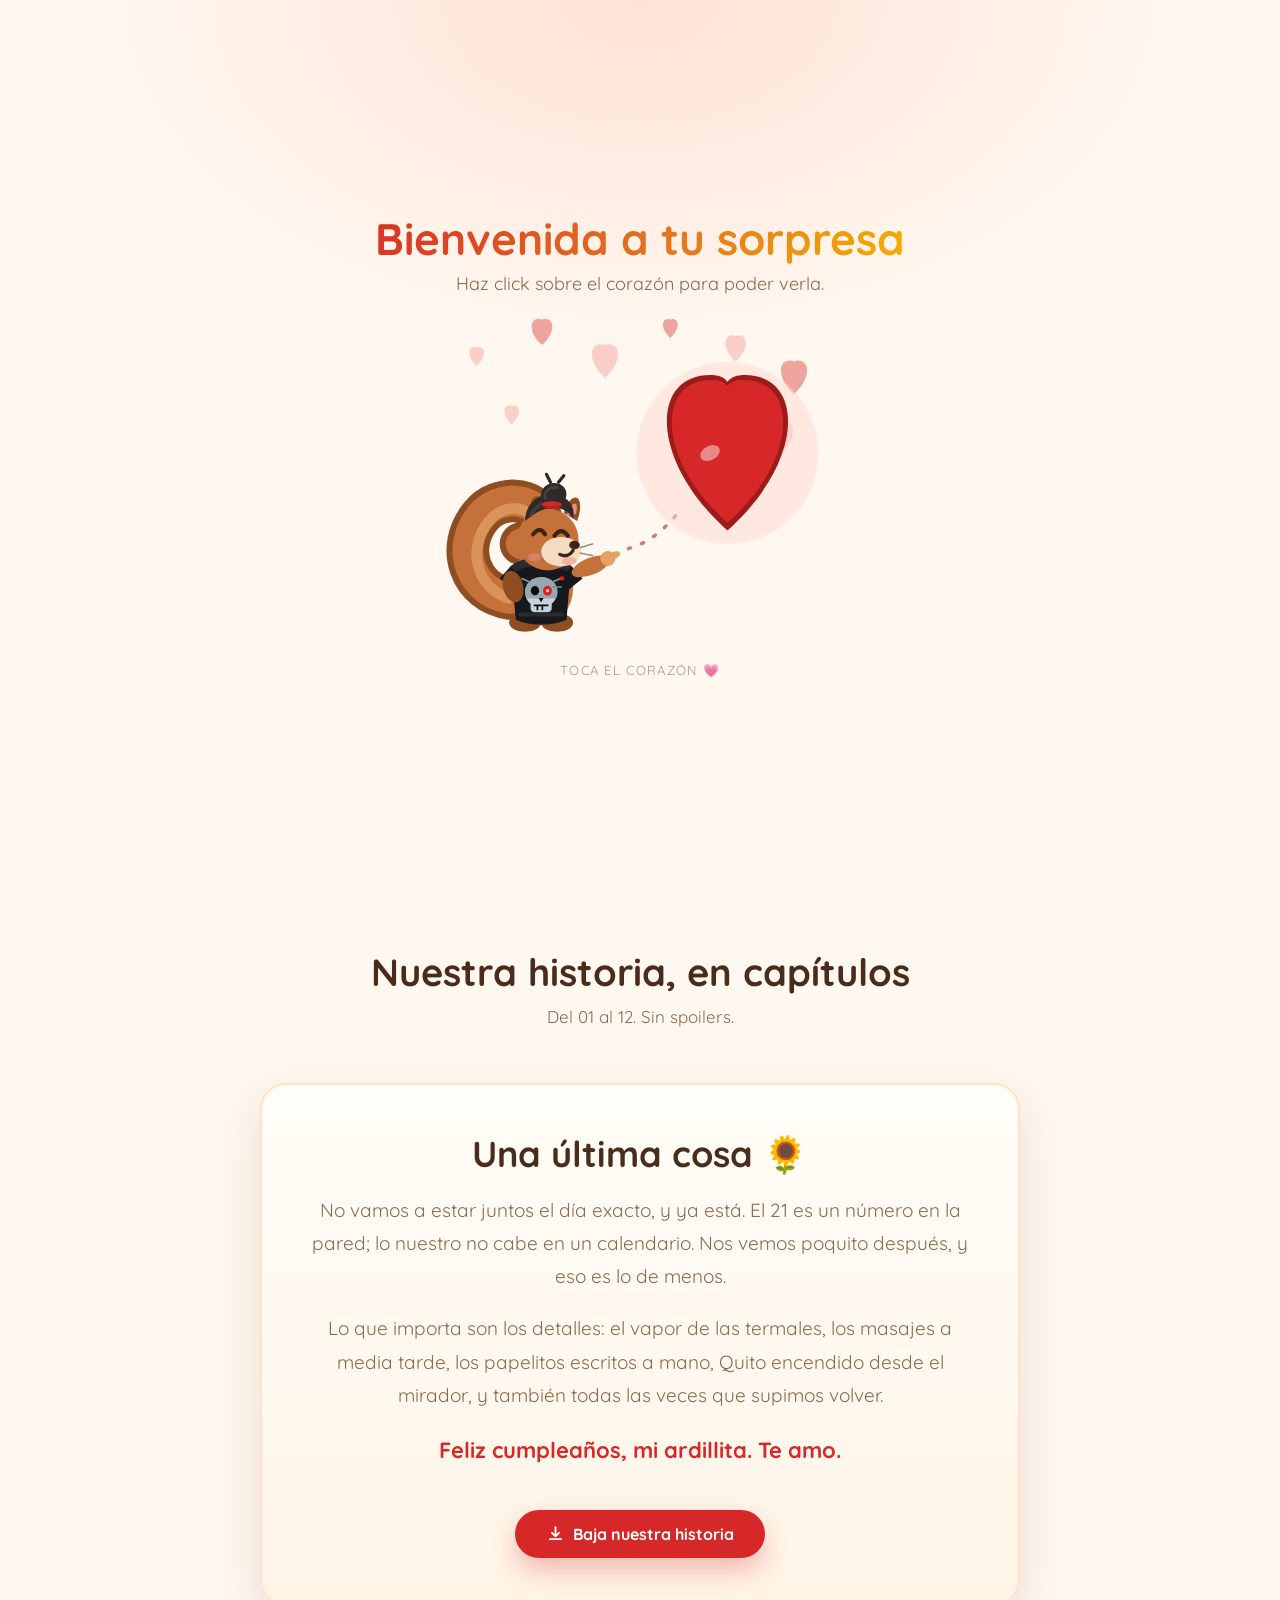
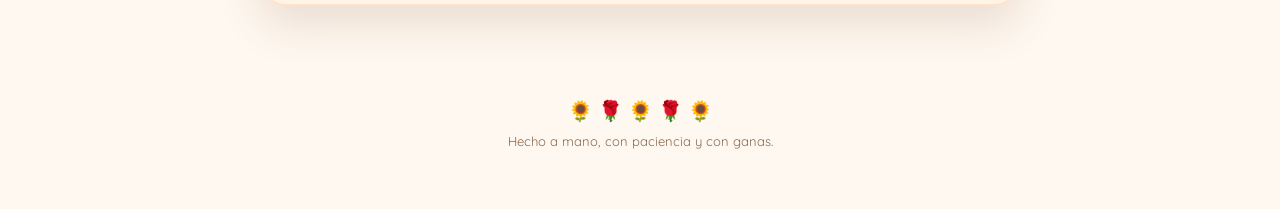
<file: index.html>
<!doctype html>
<html lang="es">
<head>
<meta charset="utf-8">
<meta name="viewport" content="width=device-width, initial-scale=1, viewport-fit=cover">
<title>Feliz cumpleaños, Ardillita 🌻</title>
<meta name="description" content="Una pequeña historia de dos ardillas, dos años y un montón de girasoles.">
<meta name="theme-color" content="#FFF8F0">
<link rel="canonical" href="https://miardillita.org/">

<!-- Vista previa al compartir el link (WhatsApp, Instagram, etc.) -->
<meta property="og:type" content="website">
<meta property="og:url" content="https://miardillita.org/">
<meta property="og:title" content="Feliz cumpleaños, Ardillita 🌻">
<meta property="og:description" content="Dos años, mil aventuras y unas cuantas tormentas. Ábrelo el 21.">
<meta property="og:image" content="https://miardillita.org/assets/fotos/ardillitas.jpg">
<meta property="og:locale" content="es_EC">
<meta name="twitter:card" content="summary_large_image">
<link rel="icon" href="data:image/svg+xml,<svg xmlns='http://www.w3.org/2000/svg' viewBox='0 0 100 100'><text y='.9em' font-size='90'>🌻</text></svg>">
<link rel="preconnect" href="https://fonts.googleapis.com">
<link rel="preconnect" href="https://fonts.gstatic.com" crossorigin>
<link href="https://fonts.googleapis.com/css2?family=Quicksand:wght@400;500;600;700&display=swap" rel="stylesheet">
<link rel="stylesheet" href="assets/styles.css">
</head>
<body>

<!-- Pétalos y corazones -->
<div id="petalos" aria-hidden="true"></div>

<!-- ============ CANDADO: se abre el 21 a las 00:00 ============ -->
<section id="candado">
  <div class="caja">
    <div id="candado-foto"></div>
    <div id="candado-art" aria-hidden="true"></div>
    <h1 id="candado-titulo">Falta poquito</h1>
    <p>Esto se abre solito el <strong>21 de septiembre a las 00:00</strong>.<br>Ni un minuto antes. 🌻</p>
    <div class="reloj">
      <div class="u"><div class="n" id="c-d">0</div><div class="l">días</div></div>
      <div class="u"><div class="n" id="c-h">00</div><div class="l">horas</div></div>
      <div class="u"><div class="n" id="c-m">00</div><div class="l">min</div></div>
      <div class="u"><div class="n" id="c-s">00</div><div class="l">seg</div></div>
    </div>
  </div>
</section>

<!-- ====== BIENVENIDA: aparece al acabar el contador y no se va hasta tocar el corazón ====== -->
<section id="sorpresa" hidden>
  <div class="caja">
    <h1>Bienvenida a tu sorpresa</h1>
    <p>Haz click sobre el corazón para poder verla.</p>
    <div id="sorpresa-art"></div>
    <p class="pista">Toca el corazón 💗</p>
  </div>
</section>

<!-- ============ HERO ============ -->
<header class="hero">
  <div class="contenido">
    <span class="cinta">21 de septiembre</span>
    <h1>Feliz cumpleaños</h1>
    <h2 id="nombre-hero">Ardillita</h2>
    <p>Dos años, mil aventuras y unas cuantas tormentas.<br>Esta es nuestra historia, contada en dibujitos.</p>
    <div class="hero-art" id="hero-art" aria-hidden="true"></div>

    <div class="tarjetas">
      <div class="tarjeta"><div class="big" id="t-dias">–</div><div class="cap">días juntos, más o menos</div></div>
      <div class="tarjeta"><div class="big" id="t-meses">–</div><div class="cap">meses, por ahí</div></div>
      <div class="tarjeta" id="tarjeta-reencuentro" hidden>
        <div class="big" id="t-reencuentro">–</div>
        <div class="cap" id="t-reencuentro-cap">para vernos</div>
      </div>
      <div class="tarjeta" id="tarjeta-edad" hidden><div class="big" id="t-edad">–</div><div class="cap">años</div></div>
    </div>

    <a class="bajar" id="bajar" href="#historia">
      <span class="flecha" aria-hidden="true">
        <svg width="16" height="16" viewBox="0 0 24 24" fill="none" stroke="#D62828" stroke-width="3"
             stroke-linecap="round" stroke-linejoin="round"><path d="M6 9l6 6 6-6"/></svg>
      </span>
      <span id="bajar-texto">Míralas una por una</span>
    </a>
  </div>
</header>

<!-- ============ FOTOS ============ -->
<section class="fotos" id="fotos" hidden>
  <div class="titulo-seccion">
    <h3>Nosotros</h3>
    <p>Porque hay abrazos que no se dibujan, se guardan.</p>
  </div>
  <div class="galeria" id="galeria"></div>
</section>

<!-- ============ HISTORIA ============ -->
<main class="historia" id="historia">
  <div class="titulo-seccion">
    <h3>Nuestra historia, en capítulos</h3>
    <p>Del 01 al 12. Sin spoilers.</p>
  </div>
  <div id="capitulos"></div>

  <!-- ============ CARTA ============ -->
  <section class="carta">
    <h3>Una última cosa 🌻</h3>
    <p>
      No vamos a estar juntos el día exacto, y ya está. El 21 es un número en la pared;
      lo nuestro no cabe en un calendario. Nos vemos poquito después, y eso es lo de menos.
    </p>
    <p>
      Lo que importa son los detalles: el vapor de las termales, los masajes a media tarde,
      los papelitos escritos a mano, Quito encendido desde el mirador, y también
      todas las veces que supimos volver.
    </p>
    <p class="firma">Feliz cumpleaños, mi ardillita. Te amo.</p>
    <button class="boton" id="boton-descarga" type="button">
      <svg width="17" height="17" viewBox="0 0 24 24" fill="none" stroke="currentColor"
           stroke-width="2.6" stroke-linecap="round" stroke-linejoin="round" aria-hidden="true">
        <path d="M12 3v12"/><path d="M7 11l5 5 5-5"/><path d="M4 20h16"/>
      </svg>
      Baja nuestra historia
    </button>
  </section>
</main>

<footer>
  <div class="flores" aria-hidden="true">🌻 🌹 🌻 🌹 🌻</div>
  Hecho a mano, con paciencia y con ganas.
</footer>

<script src="assets/art.js"></script>
<script src="assets/datos.js"></script>
<script src="assets/pdf.js"></script>
<script src="assets/app.js"></script>
</body>
</html>
</file>
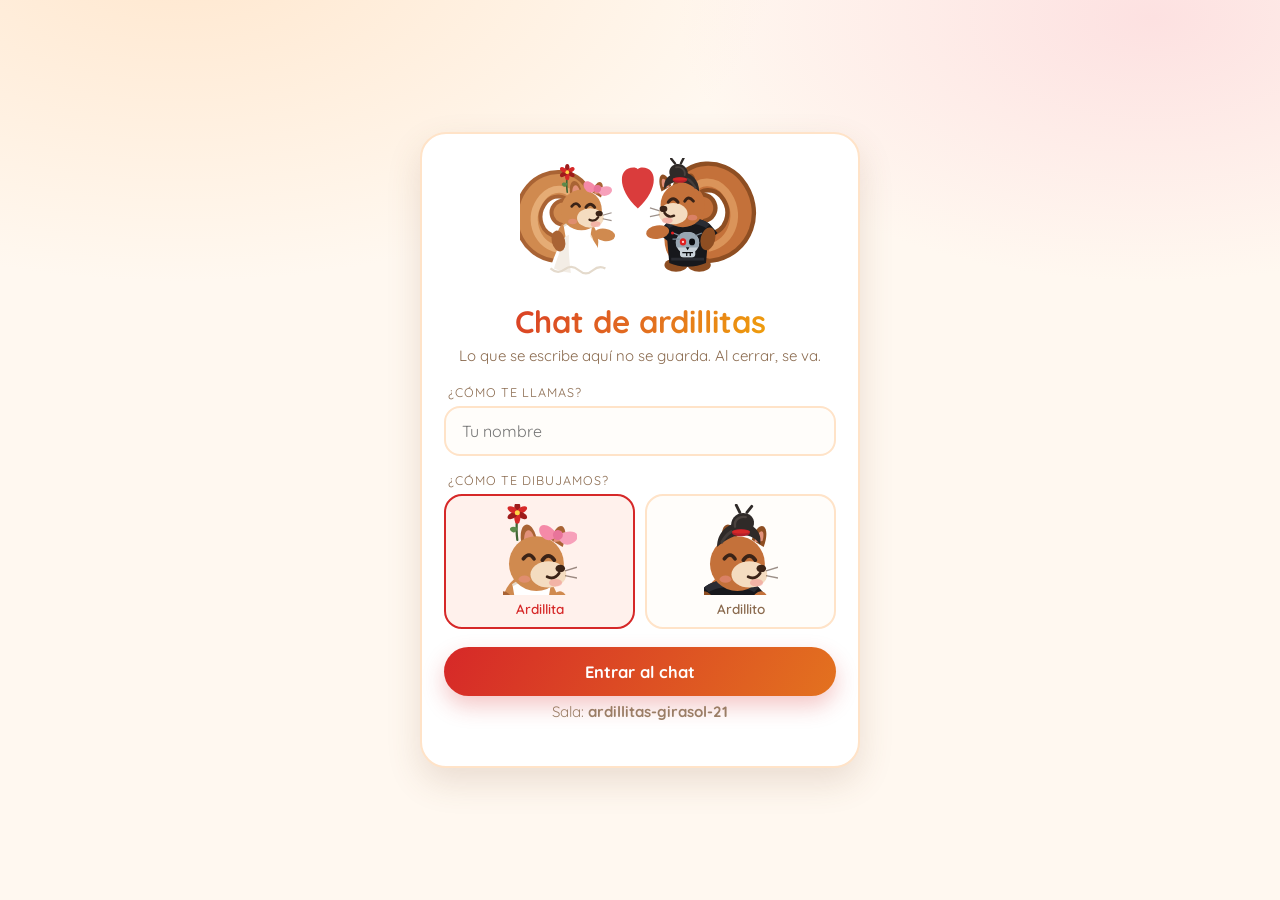
<file: chat/index.html>
<!doctype html>
<html lang="es">
<head>
<meta charset="utf-8">
<meta name="viewport" content="width=device-width, initial-scale=1, viewport-fit=cover">
<title>Chat de ardillitas 🐿️</title>
<meta name="robots" content="noindex, nofollow">
<meta name="theme-color" content="#FFF8F0">
<link rel="icon" href="data:image/svg+xml,<svg xmlns='http://www.w3.org/2000/svg' viewBox='0 0 100 100'><text y='.9em' font-size='90'>🐿️</text></svg>">
<link rel="preconnect" href="https://fonts.googleapis.com">
<link rel="preconnect" href="https://fonts.gstatic.com" crossorigin>
<link href="https://fonts.googleapis.com/css2?family=Quicksand:wght@400;500;600;700&display=swap" rel="stylesheet">
<link rel="stylesheet" href="chat.css">
</head>
<body>

<!-- Avisos flotantes: quién se conecta y a qué hora -->
<div id="avisos" aria-live="polite"></div>

<!-- ====== Entrada: quién eres y en qué sala ====== -->
<section id="entrada">
  <div class="tarjeta">
    <div id="entrada-art" aria-hidden="true"></div>
    <h1>Chat de ardillitas</h1>
    <p class="sub">Lo que se escribe aquí no se guarda. Al cerrar, se va.</p>

    <form id="forma-entrada" autocomplete="off">
      <label for="campo-nombre">¿Cómo te llamas?</label>
      <input id="campo-nombre" type="text" maxlength="18" placeholder="Tu nombre" required>

      <span class="etq">¿Cómo te dibujamos?</span>
      <div class="avatares" role="radiogroup" aria-label="Elige tu ardilla">
        <button type="button" class="av" data-av="ella" role="radio" aria-checked="false">
          <span class="av-art"></span><span class="av-txt">Ardillita</span>
        </button>
        <button type="button" class="av" data-av="el" role="radio" aria-checked="false">
          <span class="av-art"></span><span class="av-txt">Ardillito</span>
        </button>
      </div>

      <button type="submit" class="btn" id="btn-entrar">Entrar al chat</button>
      <p class="modo" id="modo-aviso"></p>
    </form>
  </div>
</section>

<!-- ====== El chat ====== -->
<section id="sala" hidden>
  <header class="barra">
    <div class="quien">
      <div id="mi-av" class="mini" aria-hidden="true"></div>
      <div class="quien-txt">
        <strong id="mi-nombre">—</strong>
        <span id="estado-sala">conectando…</span>
      </div>
    </div>
    <div class="conectados" id="conectados" aria-live="polite"></div>
    <button type="button" id="btn-campana" class="campana" aria-pressed="false"
            title="Avisarme cuando alguien se conecte">🔔</button>
    <button type="button" id="btn-salir" class="salir" title="Salir del chat">Salir</button>
  </header>

  <div id="mensajes" role="log" aria-live="polite" aria-relevant="additions"></div>

  <div id="escribiendo" class="escribiendo" aria-live="polite"></div>

  <form id="forma-msg" autocomplete="off">
    <div class="emojis" aria-label="Atajos">
      <button type="button" data-e="🌻">🌻</button>
      <button type="button" data-e="💗">💗</button>
      <button type="button" data-e="🐿️">🐿️</button>
      <button type="button" data-e="😂">😂</button>
      <button type="button" data-e="🥺">🥺</button>
    </div>
    <div class="fila">
      <input id="campo-msg" type="text" maxlength="500" placeholder="Escribe algo lindo…" required>
      <button type="submit" class="enviar" aria-label="Enviar">➤</button>
    </div>
  </form>
</section>

<!-- ====== Sala llena / error ====== -->
<section id="aviso" hidden>
  <div class="tarjeta">
    <div id="aviso-art" aria-hidden="true"></div>
    <h1 id="aviso-titulo">Un momento</h1>
    <p id="aviso-texto"></p>
    <button type="button" class="btn" id="btn-reintentar">Intentar de nuevo</button>
  </div>
</section>

<script src="../assets/art.js"></script>
<script src="config.js"></script>
<script src="chat.js"></script>
</body>
</html>
</file>
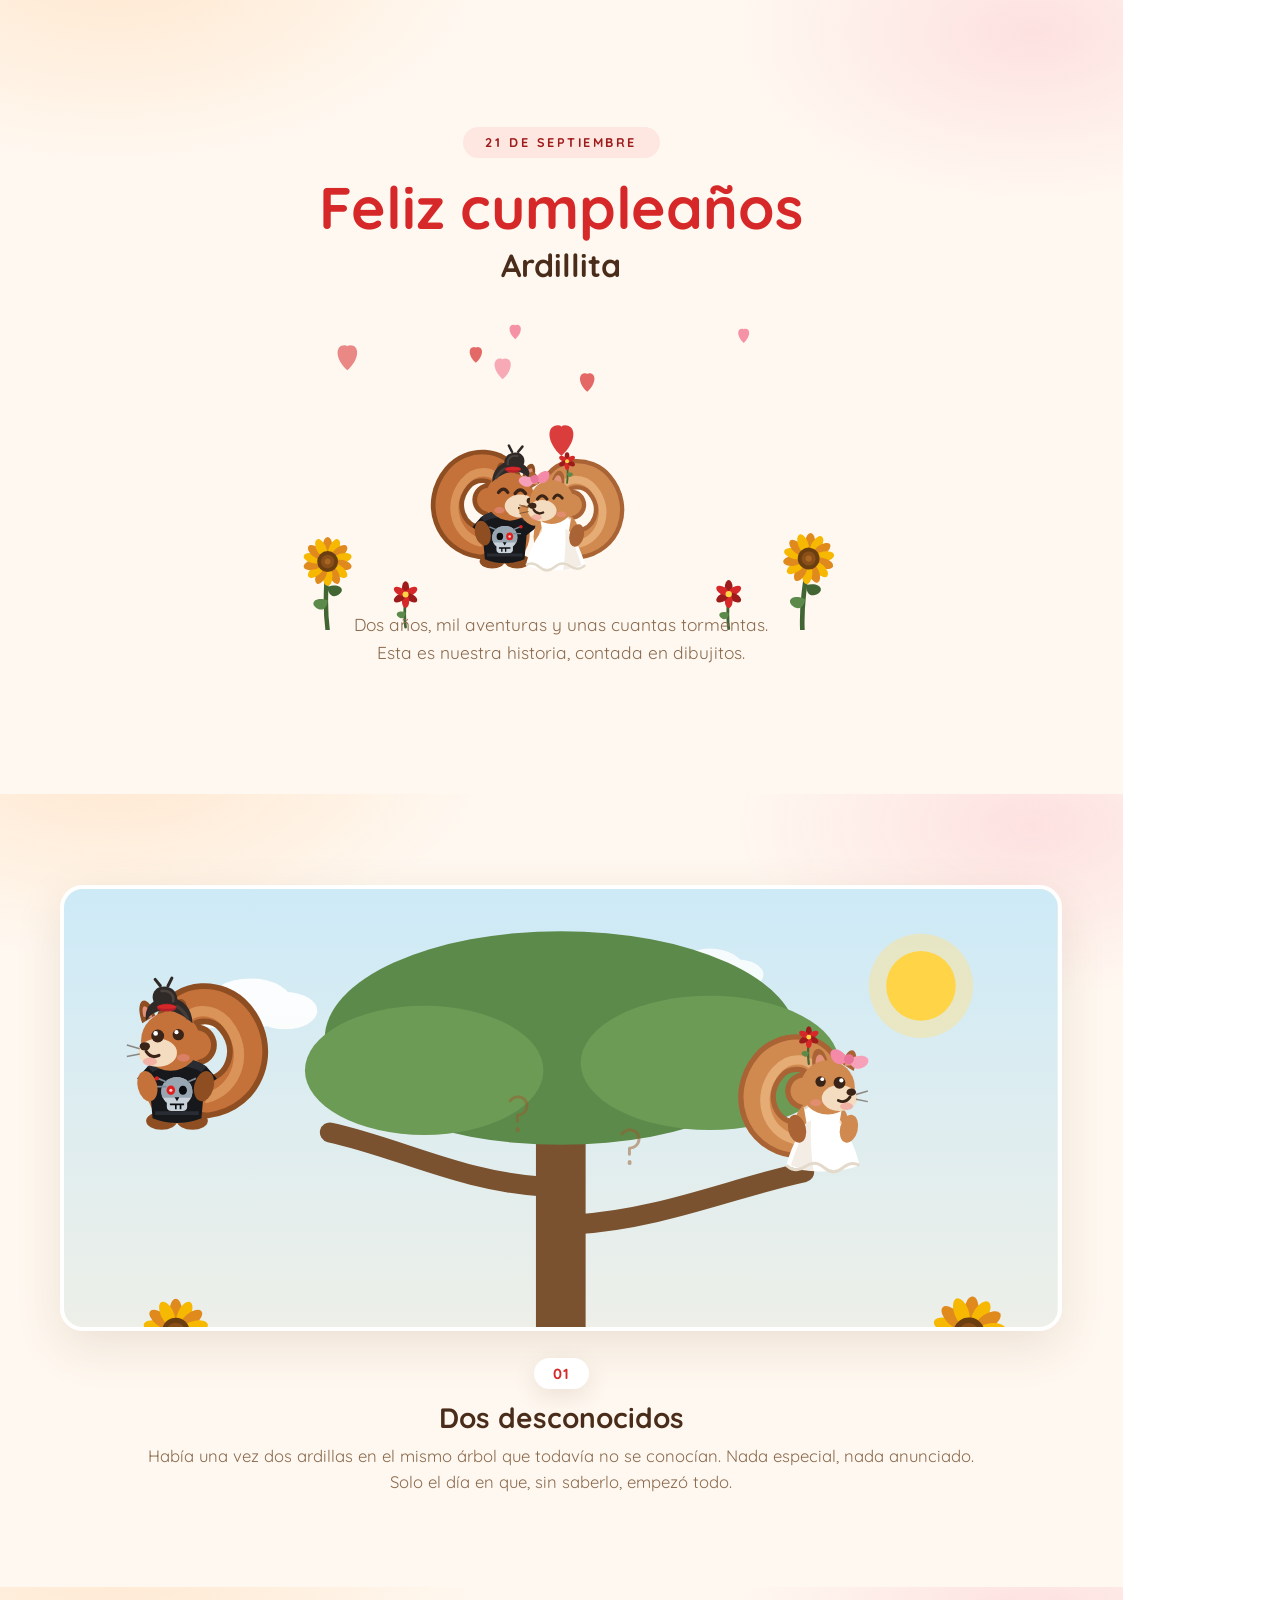
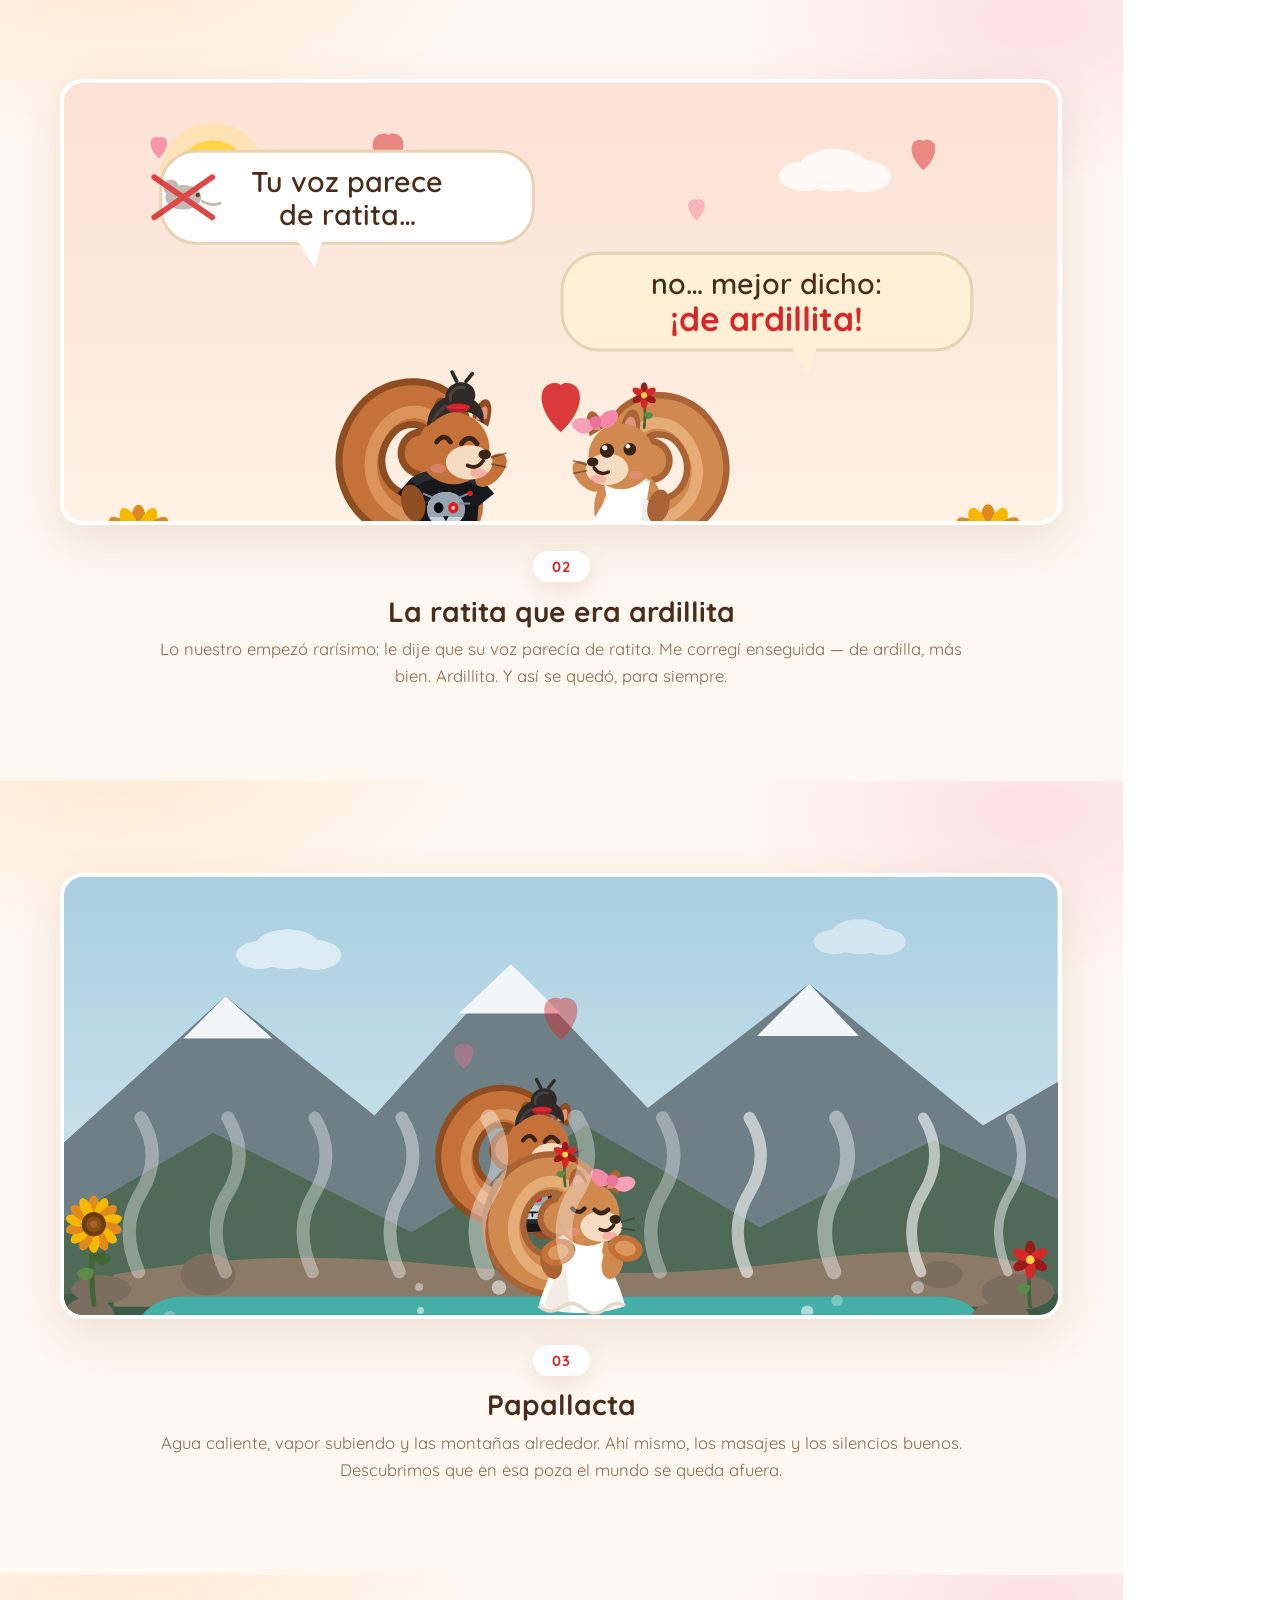
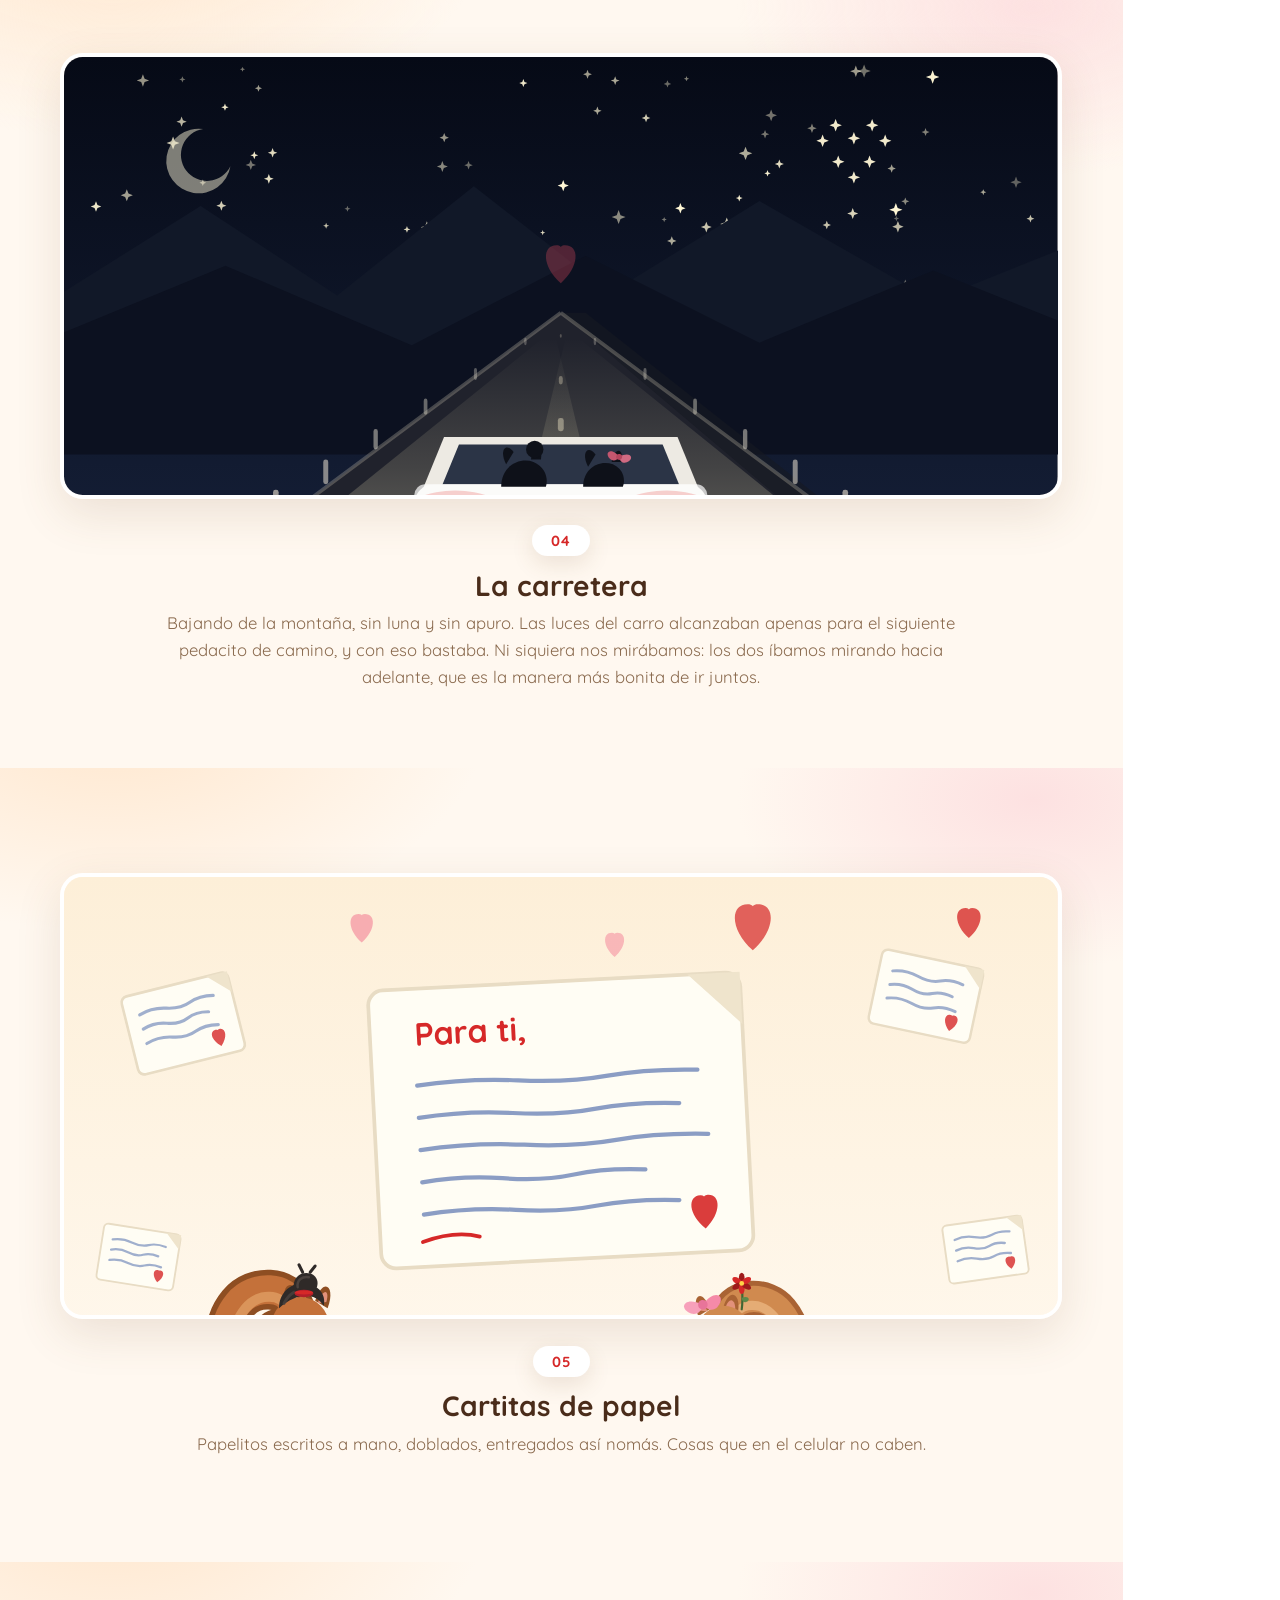
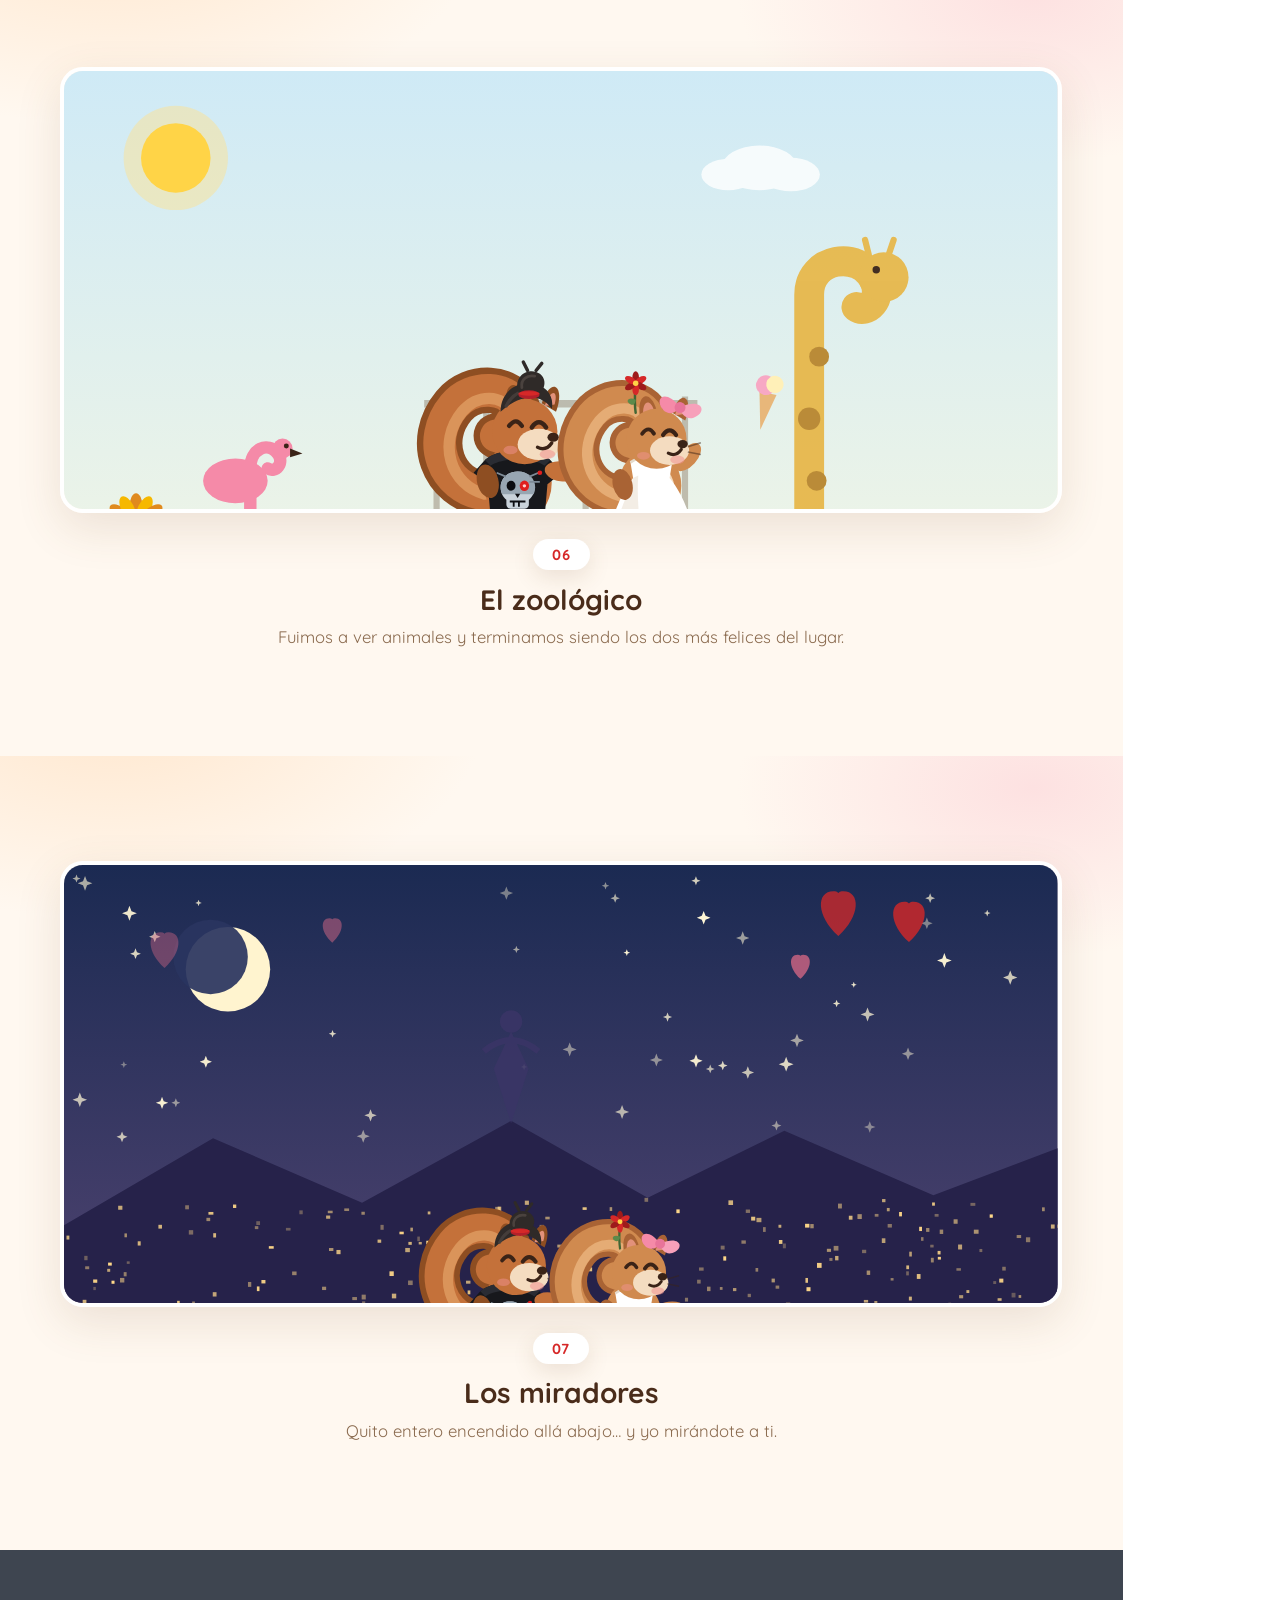
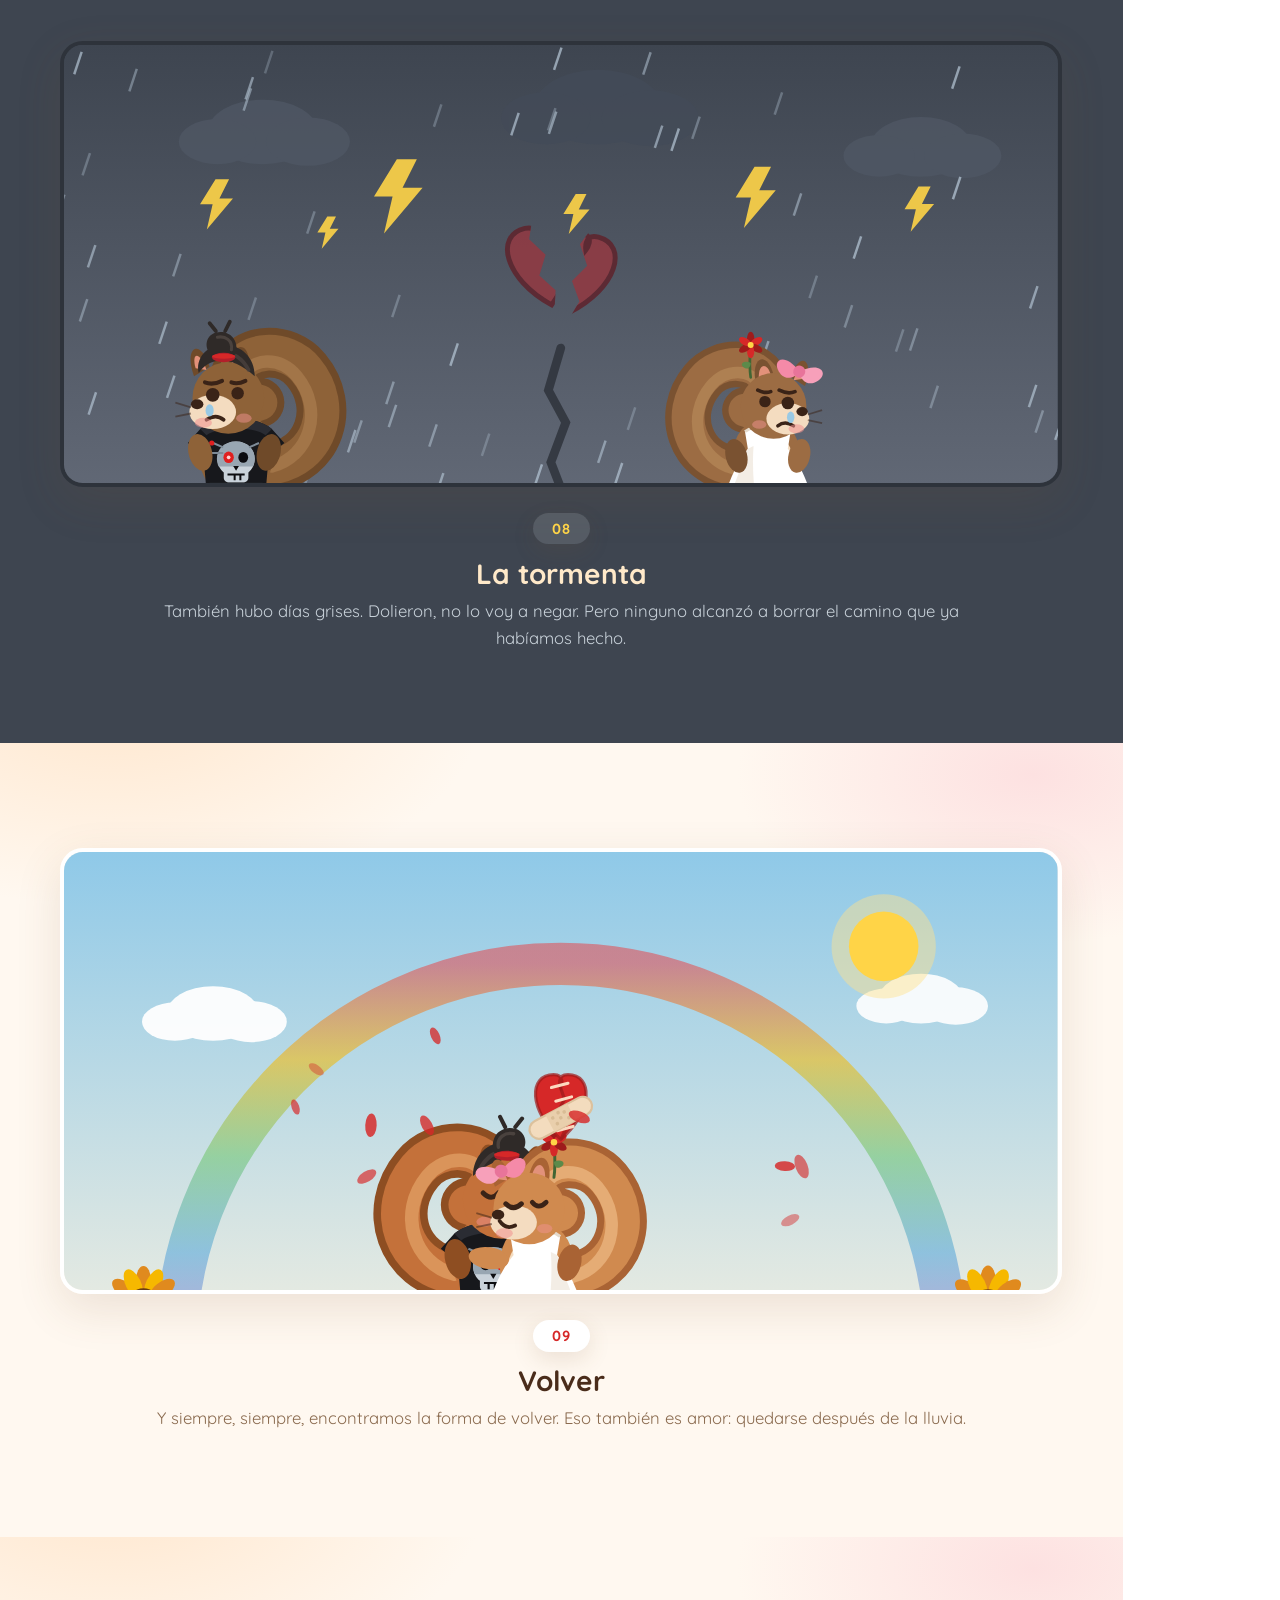
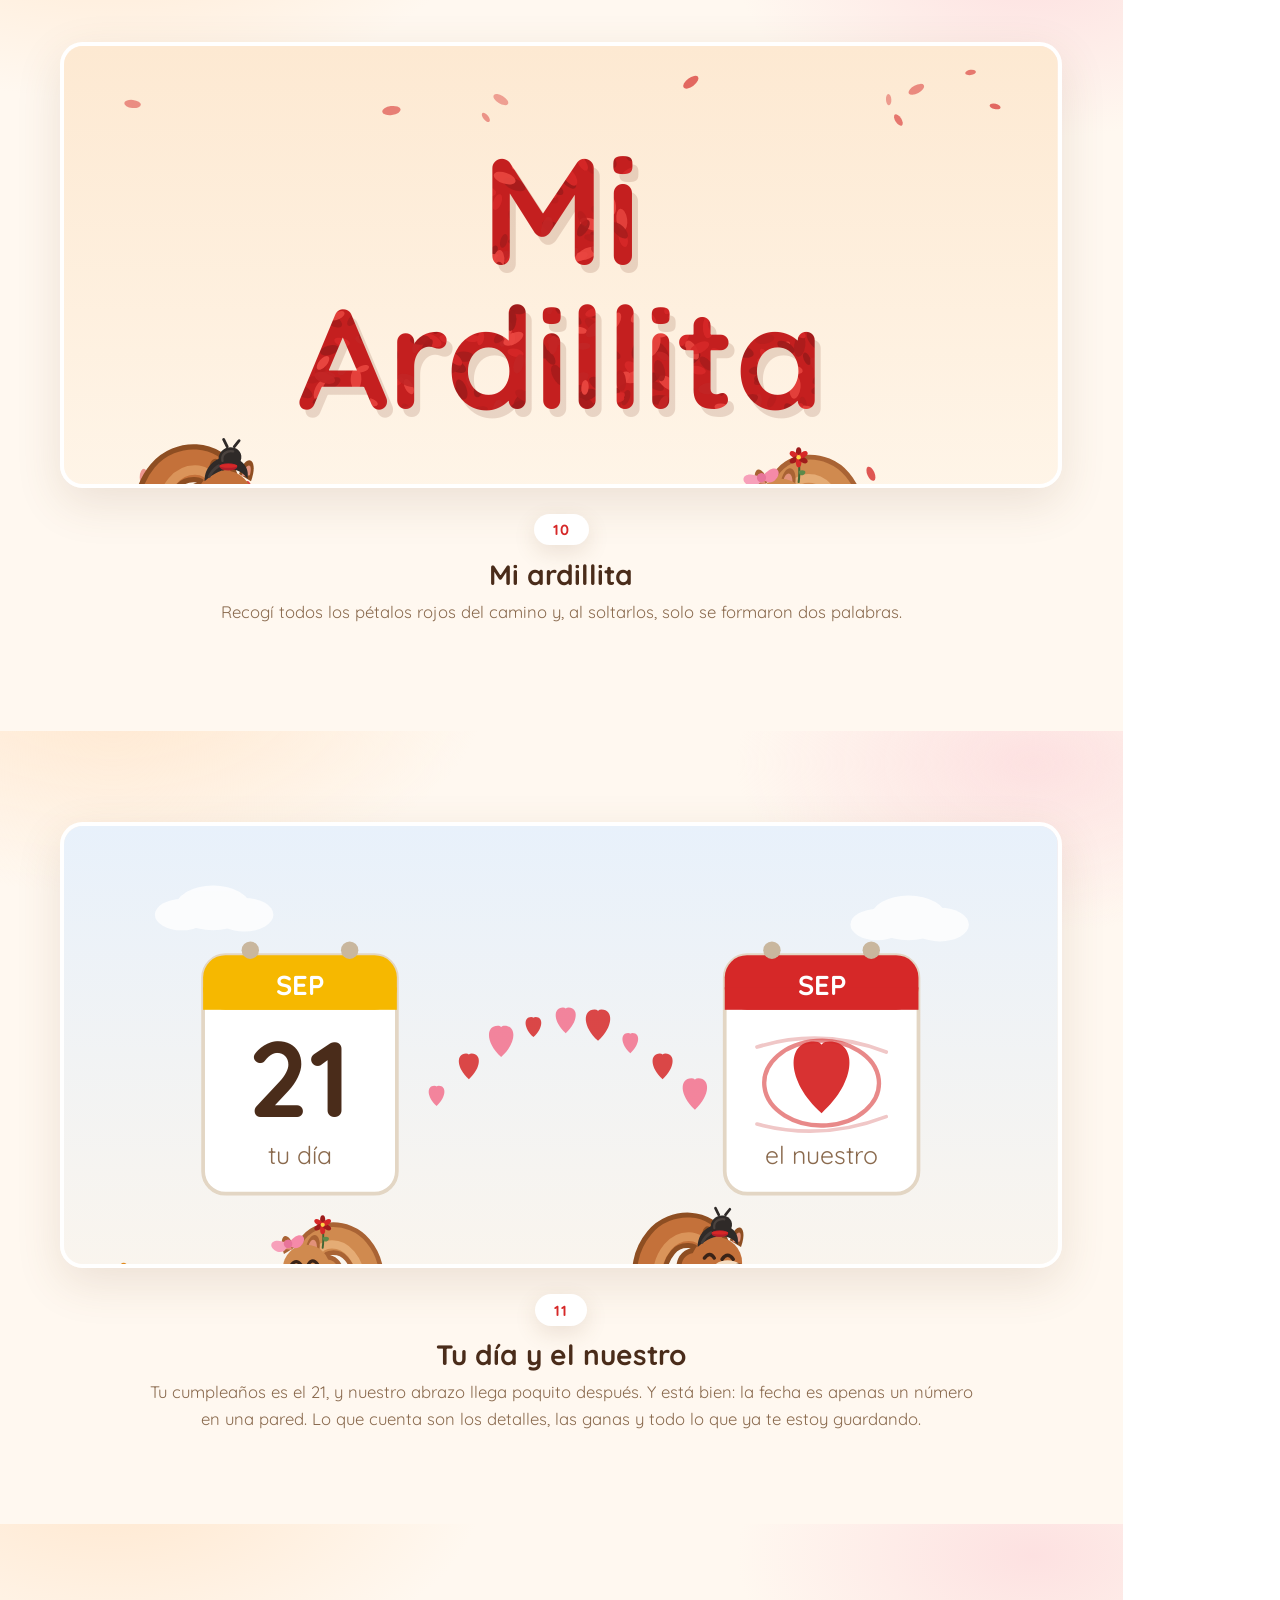
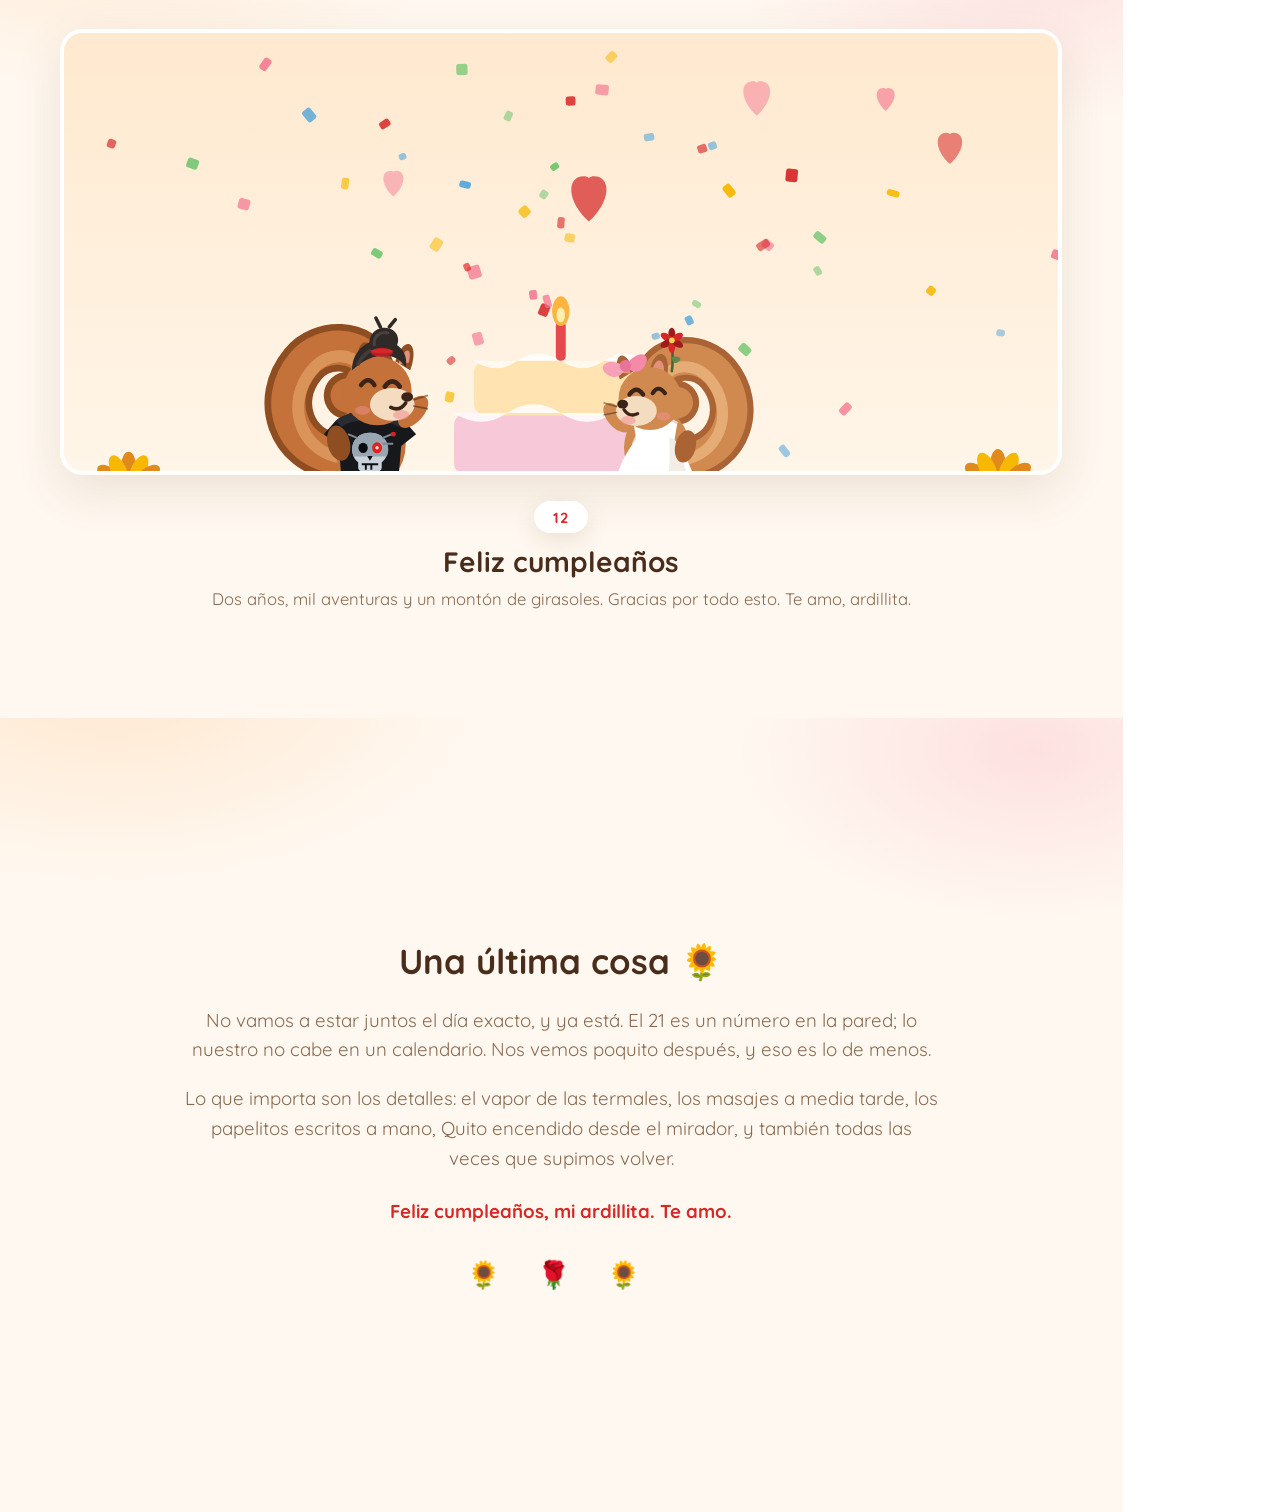
<file: imprimible.html>
<!doctype html>
<html lang="es">
<head>
<meta charset="utf-8">
<title>Nuestra historia</title>
<link href="https://fonts.googleapis.com/css2?family=Quicksand:wght@400;500;600;700&display=swap" rel="stylesheet">
<style>
  @page{size:A4 landscape;margin:0}
  *{box-sizing:border-box}
  html,body{margin:0;padding:0;-webkit-print-color-adjust:exact;print-color-adjust:exact}
  body{font-family:'Quicksand',Verdana,sans-serif;color:#4A2C1A;background:#fff}
  .hoja{
    width:297mm;height:210mm;page-break-after:always;break-after:page;
    display:flex;flex-direction:column;align-items:center;justify-content:center;
    padding:11mm 16mm;position:relative;overflow:hidden;
    background:radial-gradient(160mm 90mm at 10% -6%, #FFE7CE 0%, transparent 62%),
               radial-gradient(140mm 80mm at 92% 4%, #FDE1E1 0%, transparent 56%), #FFF8F0;
  }
  .hoja:last-child{page-break-after:auto;break-after:auto}
  .lienzo{width:100%;max-height:118mm;line-height:0;border-radius:6mm;overflow:hidden;
    border:1.2mm solid #fff;box-shadow:0 4mm 12mm rgba(122,82,48,.14)}
  .lienzo svg{width:100%;height:auto;display:block}
  .pie{margin-top:7mm;text-align:center;max-width:220mm}
  .num{display:inline-block;background:#fff;color:#D62828;font-weight:700;
    border-radius:99px;padding:1.6mm 5mm;font-size:11pt;letter-spacing:.06em;
    box-shadow:0 2mm 6mm rgba(122,82,48,.14);margin-bottom:3mm}
  h2{font-size:21pt;margin:0 0 2mm}
  p{font-size:12.5pt;line-height:1.6;color:#8A6A4E;margin:0}
  .oscuro{background:#3E4550}
  .oscuro h2{color:#FFE9C9}.oscuro p{color:#C9D2DA}
  .oscuro .num{background:rgba(255,255,255,.12);color:#FFD447}
  .oscuro .lienzo{border-color:#2E333B}

  /* portada y contraportada */
  .cinta{font-size:9.5pt;letter-spacing:.2em;text-transform:uppercase;color:#9E1B1B;
    background:#FFE7E1;border-radius:99px;padding:2mm 6mm;font-weight:700}
  h1{font-size:44pt;line-height:1.04;margin:5mm 0 2mm;font-weight:700;color:#D62828}
  .sub{font-size:24pt;font-weight:700;margin:0 0 3mm}
  .intro{font-size:13pt;color:#8A6A4E;max-width:180mm;text-align:center}
  .portada-art{width:150mm;margin:2mm auto -6mm}
  .carta{max-width:200mm;text-align:center}
  .carta h2{font-size:26pt;margin-bottom:6mm}
  .carta p{font-size:14pt;margin:0 0 5mm}
  .firma{color:#D62828;font-weight:700;font-size:17pt;margin-top:6mm!important}
  .flores{font-size:20pt;letter-spacing:4mm;margin-top:8mm}
  /* en papel, los dibujos van quietos */
  .float,.pulse,.pf{animation:none!important}
</style>
</head>
<body>
<div id="libro"></div>
<script src="assets/art.js"></script>
<script src="assets/datos.js"></script>
<script>
  const libro = document.getElementById('libro');
  const pad = (n) => String(n).padStart(2, '0');

  // Portada
  libro.innerHTML = `
    <section class="hoja">
      <span class="cinta">21 de septiembre</span>
      <h1>Feliz cumpleaños</h1>
      <div class="sub">${CONFIG.nombre}</div>
      <div class="portada-art">${ART.scenes.hero()}</div>
      <p class="intro">Dos años, mil aventuras y unas cuantas tormentas.<br>
        Esta es nuestra historia, contada en dibujitos.</p>
    </section>`;

  // Capítulos
  libro.innerHTML += CAPITULOS.map((c, i) => `
    <section class="hoja${c.oscuro ? ' oscuro' : ''}">
      <div class="lienzo">${ART.scenes[c.escena]()}</div>
      <div class="pie">
        <div class="num">${pad(i + 1)}</div>
        <h2>${c.titulo}</h2>
        <p>${c.texto}</p>
      </div>
    </section>`).join('');

  // Carta final
  libro.innerHTML += `
    <section class="hoja">
      <div class="carta">
        <h2>Una última cosa 🌻</h2>
        <p>No vamos a estar juntos el día exacto, y ya está. El 21 es un número en la pared;
           lo nuestro no cabe en un calendario. Nos vemos poquito después, y eso es lo de menos.</p>
        <p>Lo que importa son los detalles: el vapor de las termales, los masajes a media tarde,
           los papelitos escritos a mano, Quito encendido desde el mirador, y también
           todas las veces que supimos volver.</p>
        <p class="firma">Feliz cumpleaños, mi ardillita. Te amo.</p>
        <div class="flores">🌻 🌹 🌻</div>
      </div>
    </section>`;

  document.title = 'Nuestra historia';
</script>
</body>
</html>
</file>
<file: assets/styles.css>
/* ===========================================================
   Ardillita — estilos
   =========================================================== */

:root{
  --crema:#FFF8F0;
  --crema-2:#FFEFE0;
  --tinta:#4A2C1A;
  --tinta-2:#8A6A4E;
  --rojo:#D62828;
  --rojo-2:#9E1B1B;
  --sol:#F6B800;
  --sol-2:#FFD447;
  --verde:#5C8A4A;
  --sombra:0 18px 44px rgba(122,82,48,.16);
  --radio:26px;
  --fuente:'Quicksand','Nunito',ui-rounded,-apple-system,'Segoe UI',system-ui,sans-serif;
}

*{box-sizing:border-box}
html{scroll-behavior:smooth}
body{
  margin:0;
  font-family:var(--fuente);
  color:var(--tinta);
  background:
    radial-gradient(1100px 600px at 12% -6%, #FFE7CE 0%, transparent 60%),
    radial-gradient(900px 500px at 92% 4%, #FDE1E1 0%, transparent 55%),
    var(--crema);
  overflow-x:hidden;
}
img,svg{max-width:100%}
[hidden]{display:none!important}

/* ---------- Capa de pétalos ---------- */
#petalos{position:fixed;inset:0;pointer-events:none;z-index:5;overflow:hidden}
.petalo{position:absolute;top:-40px;will-change:transform,opacity;animation:caer linear infinite}
@keyframes caer{
  0%{transform:translate3d(0,-40px,0) rotate(0deg);opacity:0}
  8%{opacity:.95}
  100%{transform:translate3d(var(--dx,60px),105vh,0) rotate(720deg);opacity:0}
}

/* ---------- Candado ---------- */
#candado{
  position:fixed;inset:0;z-index:40;display:grid;place-items:center;
  background:
    radial-gradient(900px 520px at 50% 0%, #FFE7CE 0%, transparent 62%),
    var(--crema);
  text-align:center;padding:28px;
}
#candado .caja{max-width:560px;width:100%}
#candado svg{width:min(330px,74vw);height:auto;margin:0 auto -6px}
#candado h1{font-size:clamp(28px,6vw,44px);margin:.2em 0 .1em;line-height:1.15}
#candado p{color:var(--tinta-2);font-size:clamp(15px,3.6vw,18px);margin:.4em 0 1.4em}
.reloj{display:flex;gap:10px;justify-content:center;flex-wrap:wrap}
.reloj .u{
  background:#fff;border-radius:20px;padding:14px 8px;min-width:78px;
  box-shadow:var(--sombra);border:2px solid #FFE3C8;
}
.reloj .n{font-size:clamp(26px,7vw,38px);font-weight:700;line-height:1;font-variant-numeric:tabular-nums}
.reloj .l{font-size:11px;letter-spacing:.14em;text-transform:uppercase;color:var(--tinta-2);margin-top:6px}

/* ---------- Bienvenida (el corazón que abre la sorpresa) ---------- */
#sorpresa{
  position:fixed;inset:0;z-index:45;display:grid;place-items:center;
  background:
    radial-gradient(900px 560px at 50% 0%, #FFE2D6 0%, transparent 64%),
    var(--crema);
  text-align:center;padding:28px 20px;
}
#sorpresa .caja{max-width:620px;width:100%}
#sorpresa h1{
  font-size:clamp(26px,6.4vw,44px);margin:0 0 .18em;line-height:1.14;font-weight:700;
  background:linear-gradient(120deg,var(--rojo) 0%,#E3721F 52%,var(--sol) 100%);
  -webkit-background-clip:text;background-clip:text;color:transparent;
}
#sorpresa p{color:var(--tinta-2);font-size:clamp(15px,3.6vw,18px);margin:.3em 0 .6em}
#sorpresa svg{width:min(420px,84vw);height:auto;margin:0 auto}
#sorpresa .pista{font-size:13px;letter-spacing:.1em;text-transform:uppercase;opacity:.7;margin-top:2px}
.corazon-abrir{cursor:pointer;outline:none}
.corazon-abrir .latido{
  transform-origin:255px 126px;
  animation:latir 1.5s ease-in-out infinite;
}
.corazon-abrir:hover .latido,
.corazon-abrir:focus-visible .latido{animation-duration:.8s}
.corazon-abrir:focus-visible .latido > circle:first-child{opacity:.95}
@keyframes latir{0%,100%{transform:scale(1)}18%{transform:scale(1.1)}36%{transform:scale(1)}54%{transform:scale(1.07)}}
#sorpresa.abriendo .caja{transition:transform .7s ease,opacity .7s ease;transform:scale(1.14);opacity:0}

/* ---------- Hero ---------- */
.hero{
  min-height:100svh;display:grid;place-items:center;text-align:center;
  padding:clamp(24px,6vw,64px) 18px 40px;position:relative;
}
.hero .contenido{max-width:900px;width:100%}
.cinta{
  display:inline-block;font-size:12px;letter-spacing:.2em;text-transform:uppercase;
  color:var(--rojo-2);background:#FFE7E1;border-radius:999px;padding:8px 18px;font-weight:700;
}
.hero h1{
  font-size:clamp(38px,10vw,86px);line-height:1.02;margin:.24em 0 .1em;font-weight:700;
  background:linear-gradient(120deg,var(--rojo) 0%,#E3721F 48%,var(--sol) 100%);
  -webkit-background-clip:text;background-clip:text;color:transparent;
}
.hero h2{
  font-size:clamp(20px,5vw,34px);margin:0 0 .5em;color:var(--tinta);font-weight:700;
}
.hero p{font-size:clamp(15px,3.8vw,19px);color:var(--tinta-2);max-width:56ch;margin:0 auto}
.hero-art{max-width:760px;margin:6px auto -10px}
.bajar{
  margin-top:26px;display:inline-flex;align-items:center;gap:10px;
  color:var(--tinta-2);font-size:14px;text-decoration:none;
}
.bajar .flecha{
  width:34px;height:34px;border-radius:50%;background:#fff;box-shadow:var(--sombra);
  display:grid;place-items:center;animation:bota 1.8s ease-in-out infinite;
}
@keyframes bota{0%,100%{transform:translateY(0)}50%{transform:translateY(6px)}}

/* ---------- Contadores ---------- */
.tarjetas{
  display:flex;gap:14px;justify-content:center;flex-wrap:wrap;
  padding:0 18px 10px;max-width:980px;margin:0 auto 10px;
}
.tarjeta{
  background:#fff;border:2px solid #FFE3C8;border-radius:22px;padding:18px 20px;
  box-shadow:var(--sombra);min-width:150px;flex:1 1 180px;max-width:260px;text-align:center;
}
.tarjeta .big{font-size:clamp(26px,6vw,36px);font-weight:700;color:var(--rojo);font-variant-numeric:tabular-nums}
.tarjeta .cap{font-size:12px;letter-spacing:.1em;text-transform:uppercase;color:var(--tinta-2);margin-top:6px}

/* ---------- Historia ---------- */
.historia{max-width:1000px;margin:0 auto;padding:clamp(20px,5vw,48px) 18px 10px}
.titulo-seccion{text-align:center;margin:0 0 clamp(18px,4vw,34px)}
.titulo-seccion h3{font-size:clamp(24px,6vw,38px);margin:0 0 .25em}
.titulo-seccion p{color:var(--tinta-2);margin:0;font-size:clamp(14px,3.6vw,17px)}

.capitulo{
  position:relative;background:#fff;border-radius:var(--radio);box-shadow:var(--sombra);
  border:2px solid #FFEBD8;overflow:hidden;margin:0 0 clamp(20px,4vw,34px);
  opacity:0;transform:translateY(26px);transition:opacity .7s ease,transform .7s cubic-bezier(.2,.7,.3,1);
}
.capitulo.visible{opacity:1;transform:none}
.capitulo .lienzo{background:linear-gradient(180deg,#FFF6EA,#FFF);line-height:0}
.capitulo .lienzo svg{width:100%;height:auto;display:block}
.capitulo .texto{padding:clamp(18px,4vw,30px) clamp(18px,5vw,36px) clamp(24px,5vw,34px)}
.capitulo h4{font-size:clamp(20px,5vw,28px);margin:0 0 .35em}
.capitulo p{margin:0;font-size:clamp(15px,3.9vw,18.5px);line-height:1.65;color:var(--tinta-2);max-width:62ch}
.num{
  position:absolute;top:14px;left:14px;z-index:2;
  background:rgba(255,255,255,.92);color:var(--rojo);font-weight:700;
  border-radius:999px;padding:6px 16px;font-size:15px;letter-spacing:.06em;
  box-shadow:0 6px 18px rgba(122,82,48,.18);backdrop-filter:blur(4px);
}
.capitulo.oscuro{background:#3E4550;border-color:#2E333B}
.capitulo.oscuro .lienzo{background:#3E4550}
.capitulo.oscuro h4{color:#FFE9C9}
.capitulo.oscuro p{color:#C9D2DA}
.capitulo.oscuro .num{background:rgba(62,69,80,.9);color:#FFD447}

/* ---------- Carta final ---------- */
.carta{
  max-width:760px;margin:clamp(24px,6vw,56px) auto;padding:clamp(26px,6vw,46px);
  background:linear-gradient(180deg,#FFFDF8,#FFF4E6);
  border:2px solid #FFE3C8;border-radius:var(--radio);box-shadow:var(--sombra);text-align:center;
}
.carta h3{font-size:clamp(24px,6vw,36px);margin:0 0 .5em}
.carta p{font-size:clamp(15px,4vw,19px);line-height:1.75;color:var(--tinta-2);margin:0 0 1em}
.carta .firma{font-size:clamp(17px,4.4vw,22px);color:var(--rojo);font-weight:700;margin-top:.6em}
.boton{
  display:inline-block;margin-top:18px;background:var(--rojo);color:#fff;border:none;
  border-radius:999px;padding:14px 30px;font-family:var(--fuente);font-weight:700;font-size:16px;
  cursor:pointer;box-shadow:0 12px 26px rgba(214,40,40,.3);transition:transform .2s ease;
}
.boton:hover{transform:translateY(-2px)}
.boton:active{transform:translateY(1px)}

footer{text-align:center;padding:26px 18px 60px;color:var(--tinta-2);font-size:13px}
footer .flores{display:flex;gap:6px;justify-content:center;margin-bottom:10px;font-size:20px}

/* ---------- Animaciones SVG ---------- */
.float{animation:flota 4.4s ease-in-out infinite;animation-delay:var(--d,0s)}
@keyframes flota{0%,100%{transform:translateY(0)}50%{transform:translateY(-14px)}}
.pulse{animation:late 1.5s ease-in-out infinite;transform-origin:center}
@keyframes late{0%,100%{transform:scale(1)}45%{transform:scale(1.14)}}

@media (prefers-reduced-motion:reduce){
  *,*::before,*::after{animation:none!important;transition:none!important}
  .capitulo{opacity:1;transform:none}
}

@media (max-width:640px){
  .tarjeta{flex:1 1 140px;min-width:130px;padding:14px 12px}
  .capitulo .texto{padding:18px 18px 24px}
}

/* ---------- Galería de fotos ---------- */
.fotos{max-width:1000px;margin:0 auto;padding:clamp(20px,5vw,40px) 18px 0}
.destacada{
  position:relative;margin:0 auto clamp(18px,4vw,28px);max-width:560px;
  border-radius:var(--radio);overflow:hidden;box-shadow:var(--sombra);
  border:6px solid #fff;background:#FFF1E2;line-height:0;
  transform:rotate(-1.2deg);
}
.destacada img{width:100%;height:auto;display:block}
.galeria{
  display:grid;grid-template-columns:repeat(auto-fit,minmax(200px,1fr));
  gap:14px;padding-bottom:6px;
}
.galeria figure{
  margin:0;background:#fff;border:6px solid #fff;border-radius:20px;overflow:hidden;
  box-shadow:var(--sombra);line-height:0;transition:transform .3s ease;
}
.galeria figure:nth-child(odd){transform:rotate(-1deg)}
.galeria figure:nth-child(even){transform:rotate(1deg)}
.galeria figure:hover{transform:rotate(0) scale(1.02)}
.galeria img{width:100%;height:100%;object-fit:cover;aspect-ratio:4/5;display:block}
#candado .nota{margin:-14px 0 16px;font-size:13px;color:#B08A66;min-height:1em}

/* ---------- Recorrido guiado ---------- */
.bajar{cursor:pointer;border:none;background:none}
.destacada-paso{
  box-shadow:0 0 0 4px rgba(214,40,40,.28), 0 26px 60px rgba(122,82,48,.24)!important;
  transform:scale(1.012)!important;transition:box-shadow .5s ease,transform .5s ease;
}
body.en-recorrido{cursor:progress}

/* ---------- El número de la edad, hecho de pétalos ---------- */
#numero-edad{
  position:fixed;left:50%;top:50%;transform:translate(-50%,-50%);
  width:min(64vw,470px);pointer-events:none;opacity:0;
  transition:opacity 1.4s ease;
}
#numero-edad.entrando{opacity:.9}
#numero-edad.discreto{opacity:.13}
#numero-edad svg{width:100%;height:auto;display:block}
.pf{animation:asentar 1s cubic-bezier(.2,.7,.3,1) both}
@keyframes asentar{
  from{transform:translate(var(--ox,0),var(--oy,-200px)) scale(.4);opacity:0}
  to{transform:none;opacity:1}
}

/* ---------- Botón de descarga ---------- */
a.boton,button.boton{text-decoration:none;display:inline-flex;align-items:center;justify-content:center;gap:9px;min-width:250px}
.boton svg{transition:transform .25s ease}
.boton:hover svg{transform:translateY(3px)}
.boton[data-ocupado]{opacity:.75;cursor:progress}

/* ---------- Foto en la pantalla del contador ---------- */
#candado-foto{display:none}

#candado.con-foto #candado-foto{
  display:block;position:relative;
  width:min(250px,60vw);margin:0 auto 18px;
}
#candado.con-foto #candado-foto::before{
  content:'';position:absolute;inset:-26px;border-radius:50%;
  background:radial-gradient(closest-side,#FFD9B8 0%,rgba(255,217,184,0) 72%);
  z-index:0;
}
#candado.con-foto #candado-foto img{
  position:relative;z-index:1;
  width:100%;aspect-ratio:3/4;object-fit:cover;object-position:center;
  border-radius:28px;border:7px solid #fff;
  box-shadow:0 22px 50px rgba(122,82,48,.26);
  transform:rotate(-1.4deg);
}
/* el girasol pasa a ser un adorno de la esquina */
#candado.con-foto #candado-art{
  position:absolute;z-index:2;
  right:-34px;bottom:-26px;width:118px;margin:0;pointer-events:none;
  filter:drop-shadow(0 8px 16px rgba(122,82,48,.25));
}
#candado.con-foto h1{margin-top:.1em}

@media (max-width:420px){
  #candado.con-foto #candado-foto{width:min(215px,58vw);margin-bottom:14px}
  #candado.con-foto #candado-art{width:92px;right:-22px;bottom:-18px}
}
</file>
<file: chat/chat.css>
/* ===========================================================
   chat/chat.css — estilos propios del chat.
   No comparte nada con assets/styles.css a propósito, para que
   ningún cambio de aquí pueda afectar la página principal.
   =========================================================== */

:root{
  --crema:#FFF8F0;
  --crema-2:#FFEFE0;
  --tinta:#4A2C1A;
  --tinta-2:#8A6A4E;
  --rojo:#D62828;
  --sol:#F6B800;
  --verde:#5C8A4A;
  --sombra:0 14px 34px rgba(122,82,48,.16);
  --fuente:'Quicksand','Nunito',ui-rounded,-apple-system,'Segoe UI',system-ui,sans-serif;
}

*{box-sizing:border-box}
html,body{height:100%}
body{
  margin:0;
  font-family:var(--fuente);
  color:var(--tinta);
  background:
    radial-gradient(1000px 560px at 14% -6%, #FFE7CE 0%, transparent 60%),
    radial-gradient(860px 480px at 90% 2%, #FDE1E1 0%, transparent 55%),
    var(--crema);
}
img,svg{max-width:100%}
[hidden]{display:none!important}
button{font-family:inherit}

/* ---------- Pantallas de tarjeta (entrada y avisos) ---------- */
#entrada,#aviso{min-height:100%;display:grid;place-items:center;padding:26px 18px}
.tarjeta{
  width:100%;max-width:440px;text-align:center;
  background:#fff;border:2px solid #FFE3C8;border-radius:26px;
  box-shadow:var(--sombra);padding:24px 22px 26px;
}
.tarjeta svg{width:min(150px,44vw);height:auto;margin:0 auto}
#entrada-art svg{width:min(240px,68vw)}
#aviso-art svg{width:min(140px,40vw)}
.tarjeta h1{
  font-size:clamp(23px,5.6vw,31px);margin:.25em 0 .12em;line-height:1.15;font-weight:700;
  background:linear-gradient(120deg,var(--rojo) 0%,#E3721F 54%,var(--sol) 100%);
  -webkit-background-clip:text;background-clip:text;color:transparent;
}
.tarjeta .sub,.tarjeta p{color:var(--tinta-2);font-size:15px;margin:.35em 0 1.1em;line-height:1.5}

#forma-entrada{text-align:left}
#forma-entrada label,.etq{
  display:block;font-size:12.5px;letter-spacing:.08em;text-transform:uppercase;
  color:var(--tinta-2);margin:0 0 6px 4px;
}
#campo-nombre{
  width:100%;font:inherit;font-size:16px;color:var(--tinta);
  padding:13px 16px;border:2px solid #FFE3C8;border-radius:16px;background:#FFFDFA;
  outline:none;transition:border-color .2s;
}
#campo-nombre:focus{border-color:var(--sol)}
.etq{margin-top:16px}

.avatares{display:grid;grid-template-columns:1fr 1fr;gap:10px}
.av{
  border:2px solid #FFE3C8;background:#FFFDFA;border-radius:18px;
  padding:8px 6px 10px;cursor:pointer;transition:border-color .2s,background .2s,transform .2s;
}
.av:hover{transform:translateY(-2px)}
.av[aria-checked="true"]{border-color:var(--rojo);background:#FFF1EC}
.av-art{display:block}
.av-art svg{width:74px;height:auto;margin:0 auto}
.av-txt{display:block;font-size:13.5px;font-weight:600;color:var(--tinta-2);margin-top:2px}
.av[aria-checked="true"] .av-txt{color:var(--rojo)}

.btn{
  display:block;width:100%;margin-top:18px;cursor:pointer;
  font-size:16.5px;font-weight:700;color:#fff;
  padding:14px 18px;border:none;border-radius:999px;
  background:linear-gradient(120deg,var(--rojo),#E3721F);
  box-shadow:0 10px 22px rgba(214,40,40,.26);transition:transform .2s,box-shadow .2s;
}
.btn:hover{transform:translateY(-2px);box-shadow:0 14px 26px rgba(214,40,40,.3)}
.btn:disabled{opacity:.55;cursor:default;transform:none}
.modo{
  text-align:center;font-size:12.5px;color:var(--tinta-2);
  margin:14px 0 0;opacity:.85;line-height:1.45;
}

/* ---------- La sala ---------- */
#sala{
  height:100%;display:grid;
  grid-template-rows:auto 1fr auto auto;
  max-width:640px;margin:0 auto;
}

.barra{
  display:flex;align-items:center;gap:10px;
  padding:10px 14px;background:rgba(255,255,255,.86);
  backdrop-filter:blur(8px);border-bottom:2px solid #FFE3C8;
}
.quien{display:flex;align-items:center;gap:9px;min-width:0}
.mini{width:40px;height:40px;flex:0 0 40px;border-radius:50%;background:#FFF1E4;overflow:hidden;display:grid;place-items:center}
.mini svg{width:40px;height:40px}
.quien-txt{display:flex;flex-direction:column;min-width:0}
.quien-txt strong{font-size:15px;line-height:1.2;white-space:nowrap;overflow:hidden;text-overflow:ellipsis}
.quien-txt span{font-size:12px;color:var(--tinta-2)}

.conectados{margin-left:auto;display:flex;align-items:center;gap:6px}
.punto{
  display:inline-flex;align-items:center;gap:5px;
  font-size:12px;font-weight:600;color:var(--verde);
  background:#EDF6E9;border-radius:999px;padding:5px 10px;white-space:nowrap;
}
.punto i{width:8px;height:8px;border-radius:50%;background:var(--verde);animation:pulso 1.8s ease-in-out infinite}
.punto.sola{color:var(--tinta-2);background:#F4EDE4}
.punto.sola i{background:#C4B2A0;animation:none}
@keyframes pulso{0%,100%{opacity:1}50%{opacity:.35}}

.salir{
  border:2px solid #FFD9C8;background:#fff;color:var(--tinta-2);
  font-size:12.5px;font-weight:600;border-radius:999px;padding:7px 12px;cursor:pointer;
}
.salir:hover{border-color:var(--rojo);color:var(--rojo)}

.campana{
  border:2px solid #FFD9C8;background:#fff;border-radius:999px;
  font-size:15px;line-height:1;padding:6px 10px;cursor:pointer;
  filter:grayscale(1);opacity:.55;transition:filter .2s,opacity .2s,border-color .2s;
}
.campana:hover{opacity:.85}
.campana[aria-pressed="true"]{filter:none;opacity:1;border-color:var(--sol);background:#FFF8E6}

/* ---------- Avisos flotantes ---------- */
#avisos{
  position:fixed;top:12px;left:50%;transform:translateX(-50%);
  z-index:60;width:min(360px,92vw);
  display:flex;flex-direction:column;gap:8px;pointer-events:none;
}
.toast{
  display:flex;align-items:center;gap:11px;
  background:#fff;border:2px solid #FFE3C8;border-radius:20px;
  padding:9px 14px 9px 10px;box-shadow:0 16px 34px rgba(122,82,48,.22);
  animation:toastEntra .34s cubic-bezier(.2,1.2,.4,1) both;
}
.toast.se-va{animation:toastSale .3s ease both}
.toast .mini{width:36px;height:36px;flex:0 0 36px}
.toast .mini svg{width:36px;height:36px}
.toast-txt{min-width:0;line-height:1.3}
.toast-txt b{display:block;font-size:14.5px;white-space:nowrap;overflow:hidden;text-overflow:ellipsis}
.toast-txt span{font-size:12px;color:var(--tinta-2)}
.toast.entra{border-color:#CDE5C2}
.toast.entra .toast-txt b{color:var(--verde)}
.toast.sale{border-color:#EADFD2}
.toast.sale .toast-txt b{color:var(--tinta-2)}
@keyframes toastEntra{from{opacity:0;transform:translateY(-14px) scale(.96)}to{opacity:1;transform:none}}
@keyframes toastSale{to{opacity:0;transform:translateY(-10px) scale(.97)}}

@media (prefers-reduced-motion:reduce){
  .toast,.toast.se-va{animation:none}
}

/* ---------- Mensajes ---------- */
#mensajes{
  overflow-y:auto;padding:16px 14px 6px;
  display:flex;flex-direction:column;gap:9px;
  -webkit-overflow-scrolling:touch;
}
.msg{max-width:78%;display:flex;flex-direction:column;animation:entra .28s ease both}
.msg.mio{align-self:flex-end;align-items:flex-end}
.msg.suyo{align-self:flex-start;align-items:flex-start}
.burbuja{
  padding:10px 14px;border-radius:20px;font-size:15.5px;line-height:1.42;
  word-wrap:break-word;overflow-wrap:anywhere;white-space:pre-wrap;
  box-shadow:0 6px 16px rgba(122,82,48,.1);
}
.mio .burbuja{background:linear-gradient(120deg,var(--rojo),#E3721F);color:#fff;border-bottom-right-radius:7px}
.suyo .burbuja{background:#fff;border:2px solid #FFE3C8;border-bottom-left-radius:7px}
.meta{font-size:11px;color:var(--tinta-2);margin:3px 6px 0;opacity:.8}
.solo-emoji .burbuja{font-size:40px;line-height:1.1;background:none!important;border:none;box-shadow:none;padding:2px 6px}
.mio.solo-emoji .burbuja{color:inherit}

.sistema{
  align-self:center;max-width:90%;text-align:center;
  font-size:12.5px;color:var(--tinta-2);
  background:#FFF1E4;border-radius:999px;padding:6px 14px;
  animation:entra .28s ease both;
}
@keyframes entra{from{opacity:0;transform:translateY(8px)}to{opacity:1;transform:none}}

.escribiendo{
  min-height:20px;padding:0 20px 2px;
  font-size:12.5px;color:var(--tinta-2);font-style:italic;
}

/* ---------- Caja de escritura ---------- */
#forma-msg{
  padding:8px 12px calc(12px + env(safe-area-inset-bottom));
  background:rgba(255,255,255,.86);backdrop-filter:blur(8px);
  border-top:2px solid #FFE3C8;
}
.emojis{display:flex;gap:6px;margin:0 2px 8px}
.emojis button{
  border:2px solid #FFE3C8;background:#FFFDFA;border-radius:999px;
  font-size:17px;line-height:1;padding:5px 9px;cursor:pointer;transition:transform .15s,border-color .15s;
}
.emojis button:hover{transform:translateY(-2px);border-color:var(--sol)}
.fila{display:flex;gap:8px;align-items:flex-end}
#campo-msg{
  flex:1;font:inherit;font-size:16px;color:var(--tinta);
  padding:12px 16px;border:2px solid #FFE3C8;border-radius:22px;background:#FFFDFA;
  outline:none;transition:border-color .2s;
}
#campo-msg:focus{border-color:var(--sol)}
.enviar{
  flex:0 0 46px;width:46px;height:46px;border:none;border-radius:50%;cursor:pointer;
  color:#fff;font-size:17px;
  background:linear-gradient(120deg,var(--rojo),#E3721F);
  box-shadow:0 8px 18px rgba(214,40,40,.26);transition:transform .2s;
}
.enviar:hover{transform:scale(1.06)}
.enviar:disabled{opacity:.5;cursor:default;transform:none}

@media (min-width:660px){
  #sala{height:100%;border-left:2px solid #FFE3C8;border-right:2px solid #FFE3C8;background:rgba(255,255,255,.35)}
}
</file>
